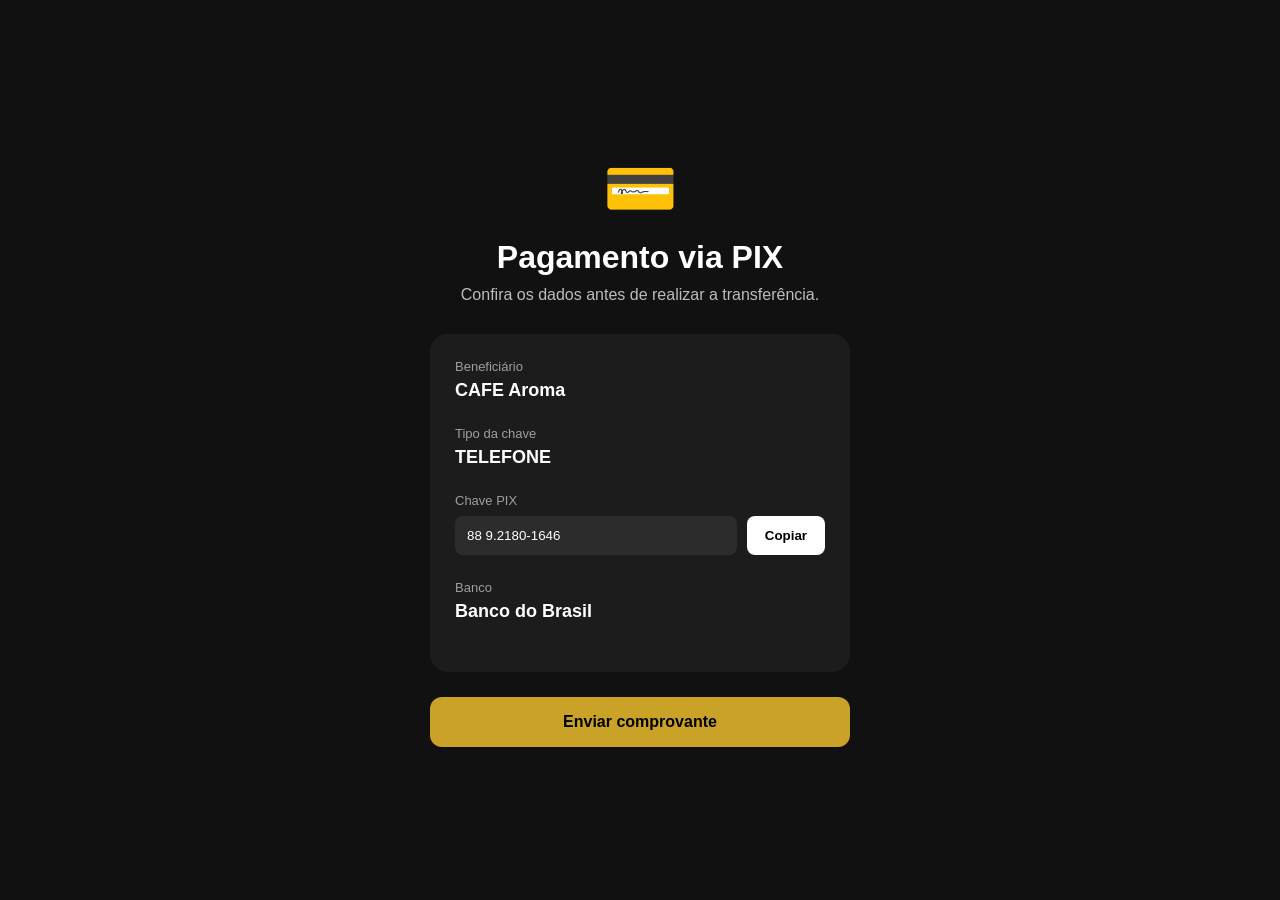
<file: pix/index.html>
<!DOCTYPE html>
<html lang="pt-BR">
<head>
    <meta charset="UTF-8">
    <meta name="viewport" content="width=device-width, initial-scale=1.0">
    <title>Pagamento via PIX</title>

    <link rel="stylesheet" href="style.css">

    <script src="script.js" defer></script>
</head>

<body>

<div class="container">

    <div class="icon">
        💳
    </div>

    <h1>Pagamento via PIX</h1>

    <p class="subtitle">
        Confira os dados antes de realizar a transferência.
    </p>

    <div class="card">

        <div class="campo">
            <span>Beneficiário</span>
            <strong id="beneficiario"></strong>
        </div>

        <div class="campo">
            <span>Tipo da chave</span>
            <strong id="tipo"></strong>
        </div>

        <div class="campo">
            <span>Chave PIX</span>

            <div class="pix-area">

                <input
                    type="text"
                    id="chave"
                    readonly>

                <button onclick="copiarPix()">
                    Copiar
                </button>

            </div>

        </div>

        <div class="campo">
            <span>Banco</span>
            <strong id="banco"></strong>
        </div>

    </div>

    <button
        class="whatsapp"
        onclick="abrirWhatsapp()">

        Enviar comprovante

    </button>

</div>

</body>
</html>
</file>
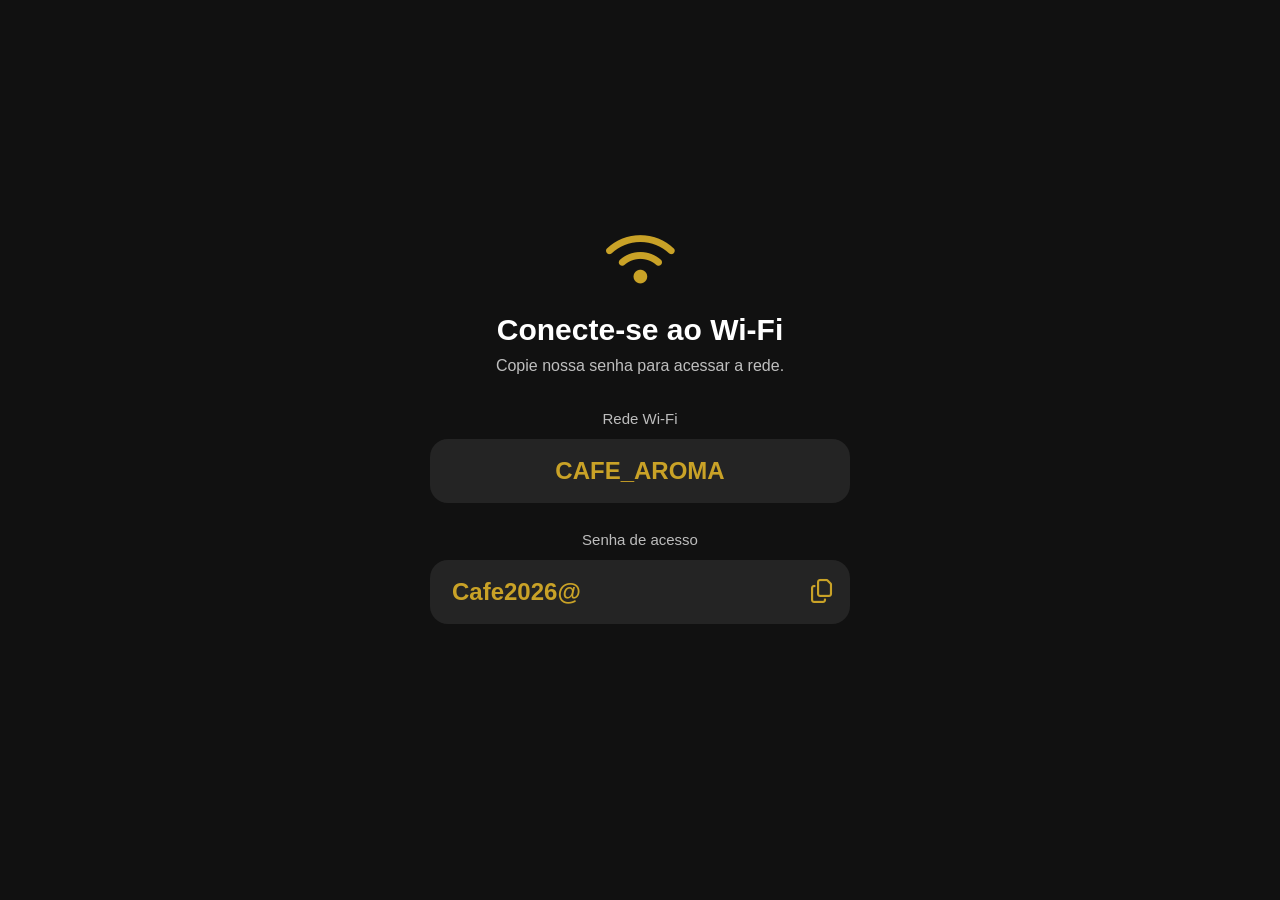
<file: wifi/index.html>
<!DOCTYPE html>
<html lang="pt-BR">

<head>

<meta charset="UTF-8">
<meta name="viewport" content="width=device-width, initial-scale=1.0">

<title>Conecte-se ao Wi-Fi</title>

<link rel="stylesheet" href="style.css">

<link rel="stylesheet"
href="https://cdnjs.cloudflare.com/ajax/libs/font-awesome/6.5.2/css/all.min.css">

<script src="script.js" defer></script>

</head>

<body>

<div class="container">

<div class="wifi-icon">

<i class="fa-solid fa-wifi"></i>

</div>

<h1>Conecte-se ao Wi-Fi</h1>

<p class="descricao">
Copie nossa senha para acessar a rede.
</p>

<div class="campo">

<label>Rede Wi-Fi</label>

<div class="caixa">

<span id="rede"></span>

</div>

</div>

<div class="campo">

<label>Senha de acesso</label>

<div class="caixa senha">

<span id="senha"></span>

<button id="copiar" onclick="copiarSenha()">

<i class="fa-regular fa-copy"></i>

</button>

</div>

</div>

<p id="mensagem"></p>

</div>

</body>

</html>
</file>
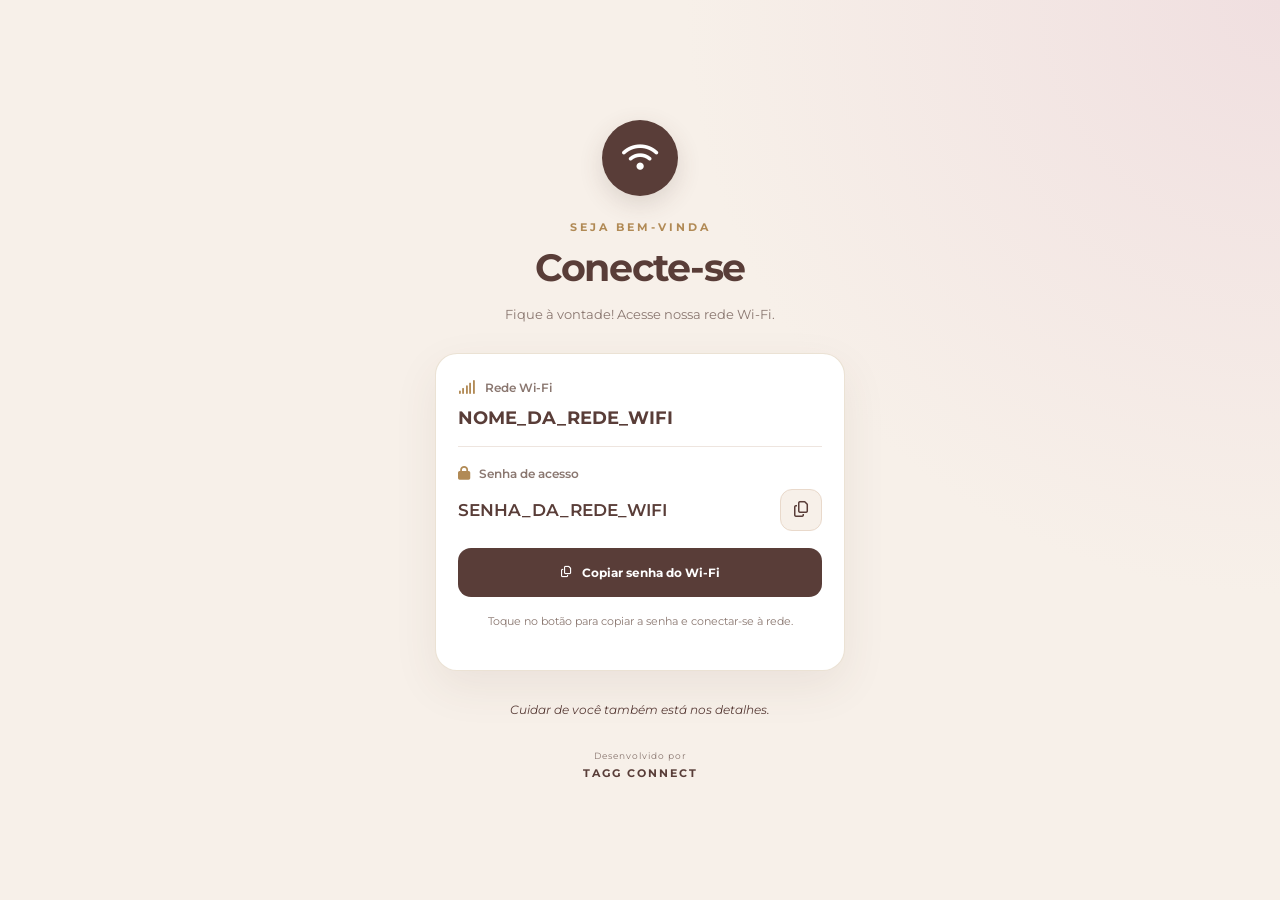
<file: DraSamaraKilvia/WI-Fi/index.html>
<!DOCTYPE html>
<html lang="pt-BR">
<head>
  <meta charset="UTF-8">
  <meta name="viewport" content="width=device-width, initial-scale=1.0">
  <meta name="theme-color" content="#f7f0e9">

  <title>Wi-Fi | Dra. Samara Kílvia</title>
  <meta name="description" content="Acesse a rede Wi-Fi da Dra. Samara Kílvia.">

  <link rel="stylesheet" href="style.css">

  <link rel="preconnect" href="https://fonts.googleapis.com">
  <link rel="preconnect" href="https://fonts.gstatic.com" crossorigin>

  <link href="https://fonts.googleapis.com/css2?family=Montserrat:wght@400;500;600;700&display=swap" rel="stylesheet">

  <link rel="stylesheet"
        href="https://cdnjs.cloudflare.com/ajax/libs/font-awesome/6.5.2/css/all.min.css">
</head>

<body>
  <main class="wifi-container">

    <div class="brand-symbol">
      <i class="fa-solid fa-wifi"></i>
    </div>

    <p class="eyebrow">SEJA BEM-VINDA</p>

    <h1>Conecte-se</h1>

    <p class="subtitle">
      Fique à vontade! Acesse nossa rede Wi-Fi.
    </p>

    <section class="wifi-card">

      <div class="info-label">
        <i class="fa-solid fa-signal"></i>
        <span>Rede Wi-Fi</span>
      </div>

      <div class="info-value">
        <span id="wifi-rede">Carregando...</span>
      </div>

      <div class="card-divider"></div>

      <div class="info-label">
        <i class="fa-solid fa-lock"></i>
        <span>Senha de acesso</span>
      </div>

      <div class="password-row">
        <span id="wifi-senha">••••••••</span>

        <button
          type="button"
          id="copiar-senha"
          class="copy-button"
          aria-label="Copiar senha do Wi-Fi"
          title="Copiar senha"
        >
          <i class="fa-regular fa-copy"></i>
        </button>
      </div>

      <button type="button" id="copiar-conectar" class="connect-button">
        <i class="fa-regular fa-copy"></i>
        Copiar senha do Wi-Fi
      </button>

      <p id="mensagem" role="status" aria-live="polite">
        Toque no botão para copiar a senha e conectar-se à rede.
      </p>

    </section>

    <p class="footer-message">
      Cuidar de você também está nos detalhes.
    </p>

    <div class="footer-brand">
      <span>Desenvolvido por</span>
      <strong>TAGG CONNECT</strong>
    </div>

  </main>

  <script src="script.js"></script>
</body>
</html>
</file>
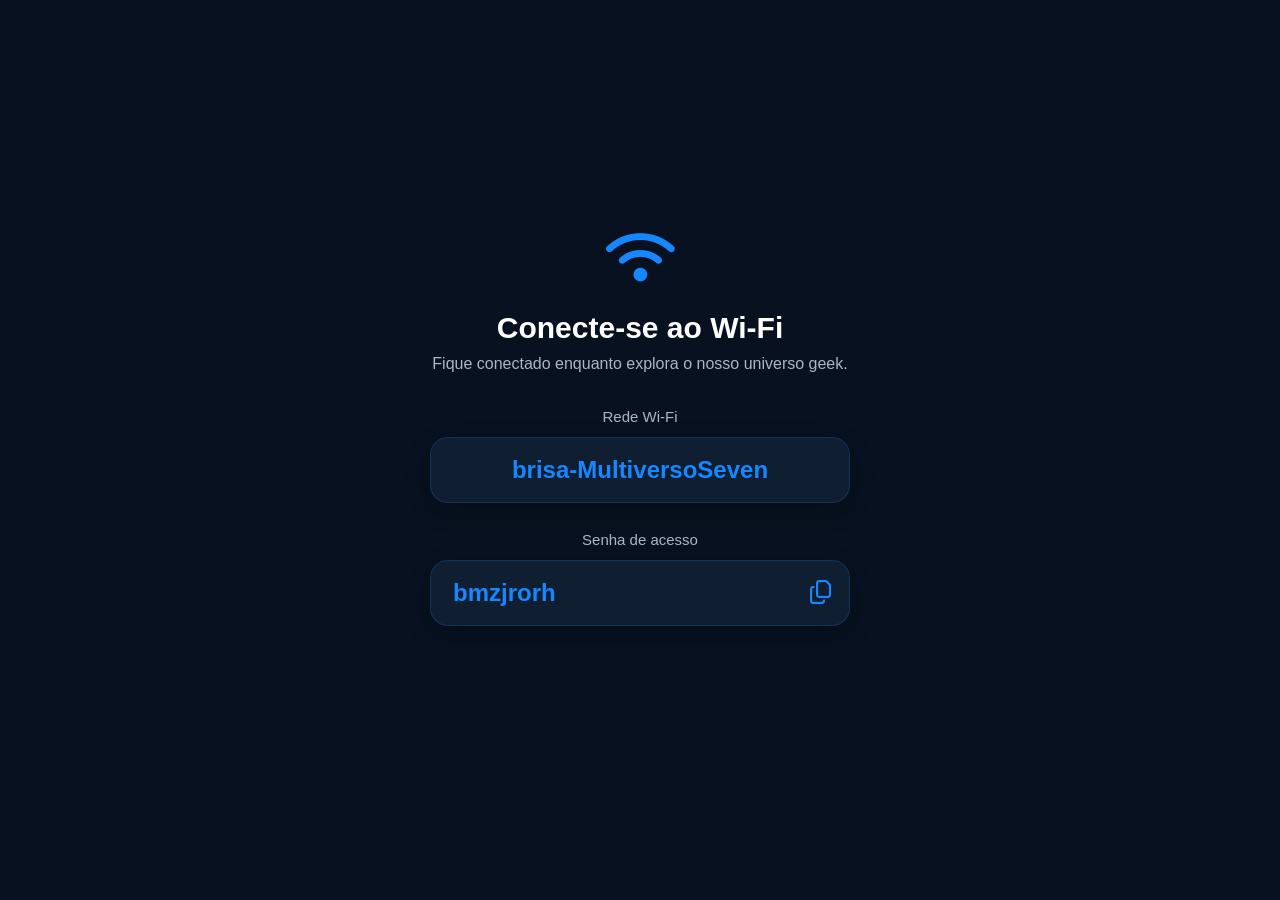
<file: Multiverso/Wi-Fi/index.html>
<!DOCTYPE html>
<html lang="pt-BR">

<head>

<meta charset="UTF-8">
<meta name="viewport" content="width=device-width, initial-scale=1.0">

<title>Conecte-se ao Wi-Fi</title>

<link rel="stylesheet" href="style.css">

<link rel="stylesheet"
href="https://cdnjs.cloudflare.com/ajax/libs/font-awesome/6.5.2/css/all.min.css">

<script src="script.js" defer></script>

</head>

<body>

<div class="container">

<div class="wifi-icon">

<i class="fa-solid fa-wifi"></i>

</div>

<h1>Conecte-se ao Wi-Fi</h1>

<p class="descricao">
Fique conectado enquanto explora o nosso universo geek.
</p>

<div class="campo">

<label>Rede Wi-Fi</label>

<div class="caixa">

<span id="rede"></span>

</div>

</div>

<div class="campo">

<label>Senha de acesso</label>

<div class="caixa senha">

<span id="senha"></span>

<button id="copiar" onclick="copiarSenha()">

<i class="fa-regular fa-copy"></i>

</button>

</div>

</div>

<p id="mensagem"></p>

</div>

</body>

</html>
</file>
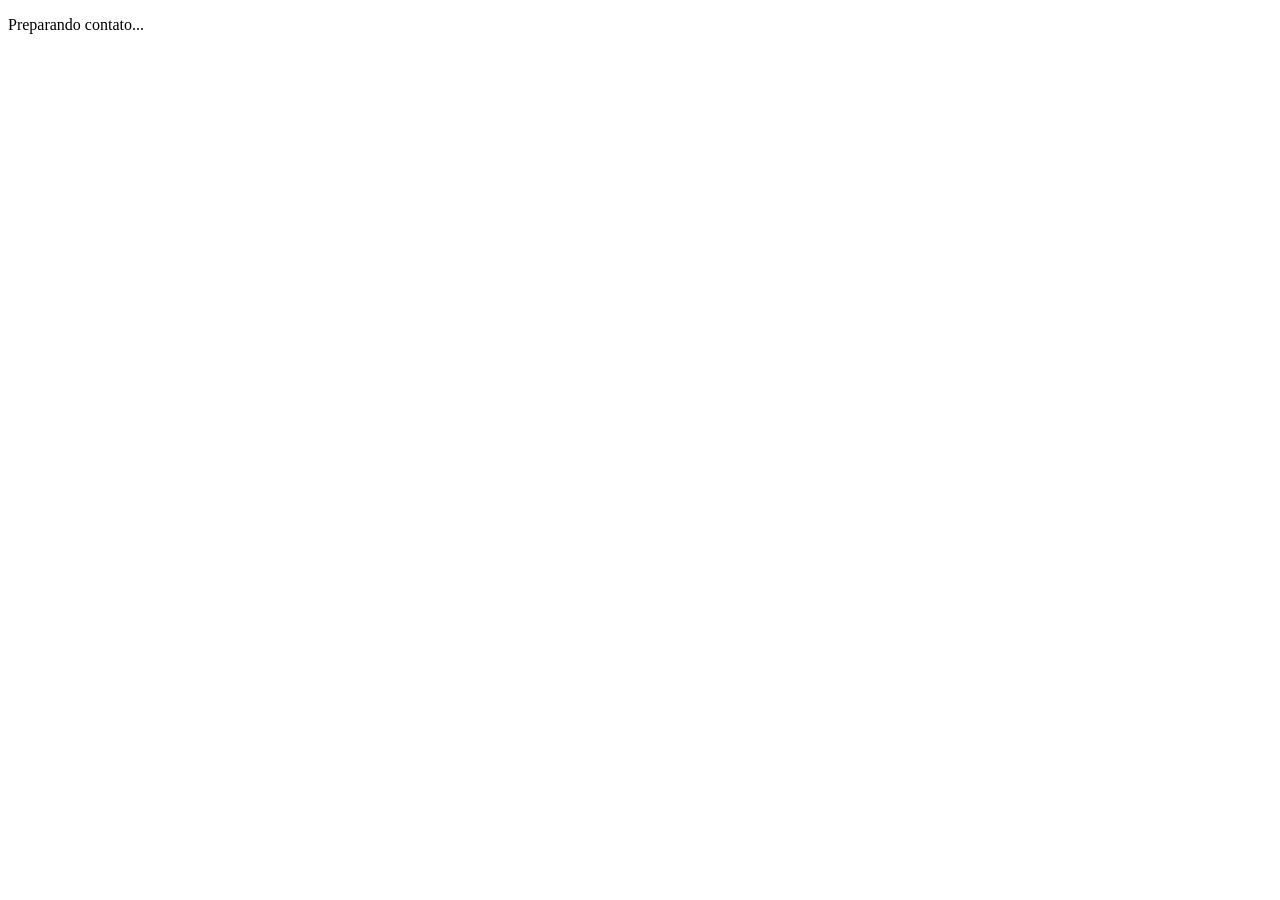
<file: Dprint/salvar-contato.html>
<!DOCTYPE html>
<html lang="pt-BR">
<head>
    <meta charset="UTF-8">
    <meta name="viewport" content="width=device-width, initial-scale=1.0">

    <title>Salvar contato</title>

    <script>
        window.onload = function() {
            window.location.href = "./Contato/Dprint.vcf";
        };
    </script>
</head>

<body>

    <p>Preparando contato...</p>

</body>
</html>
</file>
<file: pix/style.css>
*{
margin:0;
padding:0;
box-sizing:border-box;
font-family:Arial,Helvetica,sans-serif;
}

body{

background:#111;

display:flex;

justify-content:center;

align-items:center;

min-height:100vh;

padding:25px;

color:white;

}

.container{

width:100%;

max-width:420px;

}

.icon{

font-size:60px;

text-align:center;

margin-bottom:15px;

}

h1{

text-align:center;

margin-bottom:10px;

}

.subtitle{

text-align:center;

color:#bdbdbd;

margin-bottom:30px;

}

.card{

background:#1c1c1c;

padding:25px;

border-radius:18px;

}

.campo{

margin-bottom:25px;

}

.campo span{

display:block;

font-size:13px;

color:#9e9e9e;

margin-bottom:6px;

}

.campo strong{

font-size:18px;

}

.pix-area{

display:flex;

gap:10px;

margin-top:8px;

}

.pix-area input{

flex:1;

padding:12px;

border:none;

border-radius:8px;

background:#2c2c2c;

color:white;

}

.pix-area button{

padding:12px 18px;

border:none;

border-radius:8px;

cursor:pointer;

background:white;

font-weight:bold;

}

.whatsapp{

width:100%;

margin-top:25px;

padding:16px;

border:none;

border-radius:12px;

background:#C9A227;

font-size:16px;

font-weight:bold;

cursor:pointer;

color:black;

}

.whatsapp:hover{

opacity:.9;

}
</file>
<file: wifi/style.css>
*{
margin:0;
padding:0;
box-sizing:border-box;
font-family:Arial,Helvetica,sans-serif;
}

body{

background:#111;

display:flex;

justify-content:center;

align-items:center;

min-height:100vh;

padding:25px;

color:white;

}

.container{

width:100%;
max-width:420px;

}

.wifi-icon{

font-size:55px;
color:#C9A227;
text-align:center;
margin-bottom:20px;

}

h1{

text-align:center;
font-size:30px;
margin-bottom:10px;

}

.descricao{

text-align:center;
color:#bfbfbf;
margin-bottom:35px;

}

.campo{

margin-bottom:28px;

}

label{

display:block;
text-align:center;
margin-bottom:12px;
font-size:15px;
color:#bdbdbd;

}

.caixa{

background:#242424;

border-radius:18px;

padding:18px;

display:flex;

justify-content:center;

align-items:center;

font-size:24px;

font-weight:bold;

color:#C9A227;

}

.senha{

justify-content:space-between;

padding-left:22px;

}

button{

background:none;

border:none;

cursor:pointer;

font-size:24px;

color:#C9A227;

transition:.25s;

}

button:hover{

transform:scale(1.1);

}

#mensagem{

margin-top:18px;

text-align:center;

color:#C9A227;

font-size:14px;

height:20px;

}
</file>
<file: DraSamaraKilvia/WI-Fi/style.css>
:root {
  --chocolate: #593d38;
  --chocolate-dark: #402b28;
  --cream: #f7f0e9;
  --beige: #e9d9cb;
  --pink: #e8c9ce;
  --gold: #b18a55;
  --text: #4c3834;
  --muted: #8a7770;
  --white: #ffffff;
  --success: #54775c;
}

* {
  margin: 0;
  padding: 0;
  box-sizing: border-box;
}

body {
  min-height: 100vh;
  min-height: 100dvh;
  display: flex;
  justify-content: center;
  align-items: center;
  padding: 28px 18px;
  background:
    radial-gradient(circle at top right, #f0dfe0 0, transparent 38%),
    var(--cream);
  color: var(--text);
  font-family: 'Montserrat', sans-serif;
}

.wifi-container {
  width: 100%;
  max-width: 410px;
  text-align: center;
}

.brand-symbol {
  width: 76px;
  height: 76px;
  margin: 0 auto 24px;
  display: flex;
  align-items: center;
  justify-content: center;
  border-radius: 50%;
  background: var(--chocolate);
  color: var(--white);
  font-size: 29px;
  box-shadow: 0 8px 24px rgba(89, 61, 56, 0.16);
}

.eyebrow {
  margin-bottom: 10px;
  color: var(--gold);
  font-size: 11px;
  font-weight: 700;
  letter-spacing: 3px;
}

h1 {
  color: var(--chocolate);
  font-size: clamp(30px, 8vw, 38px);
  font-weight: 700;
  letter-spacing: -1.3px;
}

.subtitle {
  max-width: 300px;
  margin: 12px auto 27px;
  color: var(--muted);
  font-size: 13px;
  line-height: 1.8;
}

.wifi-card {
  padding: 26px 22px 22px;
  border: 1px solid rgba(177, 138, 85, 0.25);
  border-radius: 22px;
  background: var(--white);
  text-align: left;
  box-shadow: 0 16px 45px rgba(89, 61, 56, 0.08);
}

.info-label {
  display: flex;
  align-items: center;
  gap: 9px;
  color: var(--muted);
  font-size: 12px;
  font-weight: 600;
}

.info-label i {
  color: var(--gold);
  font-size: 14px;
}

.info-value {
  padding: 12px 0 17px;
  overflow-wrap: anywhere;
  color: var(--chocolate);
  font-size: 18px;
  font-weight: 700;
}

.card-divider {
  height: 1px;
  margin: 0 0 19px;
  background: #eee5df;
}

.password-row {
  min-height: 49px;
  display: flex;
  align-items: center;
  justify-content: space-between;
  gap: 12px;
  padding: 8px 0 17px;
  color: var(--chocolate);
  font-size: 17px;
  font-weight: 600;
  overflow-wrap: anywhere;
}

.copy-button {
  flex: 0 0 42px;
  width: 42px;
  height: 42px;
  border: 1px solid var(--beige);
  border-radius: 12px;
  background: var(--cream);
  color: var(--chocolate);
  font-size: 16px;
  cursor: pointer;
  transition: background 0.2s, transform 0.2s;
}

.copy-button:hover {
  background: var(--pink);
}

.copy-button:active,
.connect-button:active {
  transform: scale(0.98);
}

.connect-button {
  width: 100%;
  min-height: 49px;
  display: flex;
  align-items: center;
  justify-content: center;
  gap: 10px;
  padding: 13px 16px;
  border: none;
  border-radius: 13px;
  background: var(--chocolate);
  color: var(--white);
  font-family: inherit;
  font-size: 12px;
  font-weight: 700;
  cursor: pointer;
  transition: background 0.2s, transform 0.2s;
}

.connect-button:hover {
  background: var(--chocolate-dark);
}

#mensagem {
  min-height: 36px;
  margin-top: 15px;
  color: var(--muted);
  font-size: 11px;
  line-height: 1.7;
  text-align: center;
}

#mensagem.sucesso {
  color: var(--success);
  font-weight: 600;
}

#mensagem.erro {
  color: #a13e45;
  font-weight: 600;
}

.footer-message {
  margin-top: 28px;
  color: var(--chocolate);
  font-size: 12px;
  font-style: italic;
  line-height: 1.8;
}

.footer-brand {
  display: flex;
  flex-direction: column;
  gap: 5px;
  margin-top: 30px;
  color: var(--muted);
  font-size: 9px;
  letter-spacing: 1px;
}

.footer-brand strong {
  color: var(--chocolate);
  font-size: 11px;
  letter-spacing: 2px;
}

button:focus-visible {
  outline: 3px solid var(--gold);
  outline-offset: 3px;
}

@media (max-width: 360px) {
  .wifi-card {
    padding: 22px 17px 18px;
  }

  .info-value,
  .password-row {
    font-size: 15px;
  }
}
</file>
<file: Multiverso/Wi-Fi/style.css>
*{
    margin:0;
    padding:0;
    box-sizing:border-box;
    font-family:Arial,Helvetica,sans-serif;
}

body{

    background:#07111F;

    display:flex;

    justify-content:center;

    align-items:center;

    min-height:100vh;

    padding:25px;

    color:white;

}

.container{

    width:100%;
    max-width:420px;

}

.wifi-icon{

    font-size:55px;

    color:#1687FF;

    text-align:center;

    margin-bottom:20px;

}

h1{

    text-align:center;

    font-size:30px;

    margin-bottom:10px;

}

.descricao{

    text-align:center;

    color:#AAB7C7;

    margin-bottom:35px;

}

.campo{

    margin-bottom:28px;

}

label{

    display:block;

    text-align:center;

    margin-bottom:12px;

    font-size:15px;

    color:#AAB7C7;

}

.caixa{

    background:#101E31;

    border:1px solid rgba(22,135,255,.20);

    border-radius:18px;

    padding:18px;

    display:flex;

    justify-content:center;

    align-items:center;

    font-size:24px;

    font-weight:bold;

    color:#1687FF;

    box-shadow:0 8px 25px rgba(0,0,0,.20);

}

.senha{

    justify-content:space-between;

    padding-left:22px;

}

button{

    background:none;

    border:none;

    cursor:pointer;

    font-size:24px;

    color:#1687FF;

    transition:.25s;

}

button:hover{

    transform:scale(1.1);

}

#mensagem{

    margin-top:18px;

    text-align:center;

    color:#1687FF;

    font-size:14px;

    height:20px;

}
</file>
